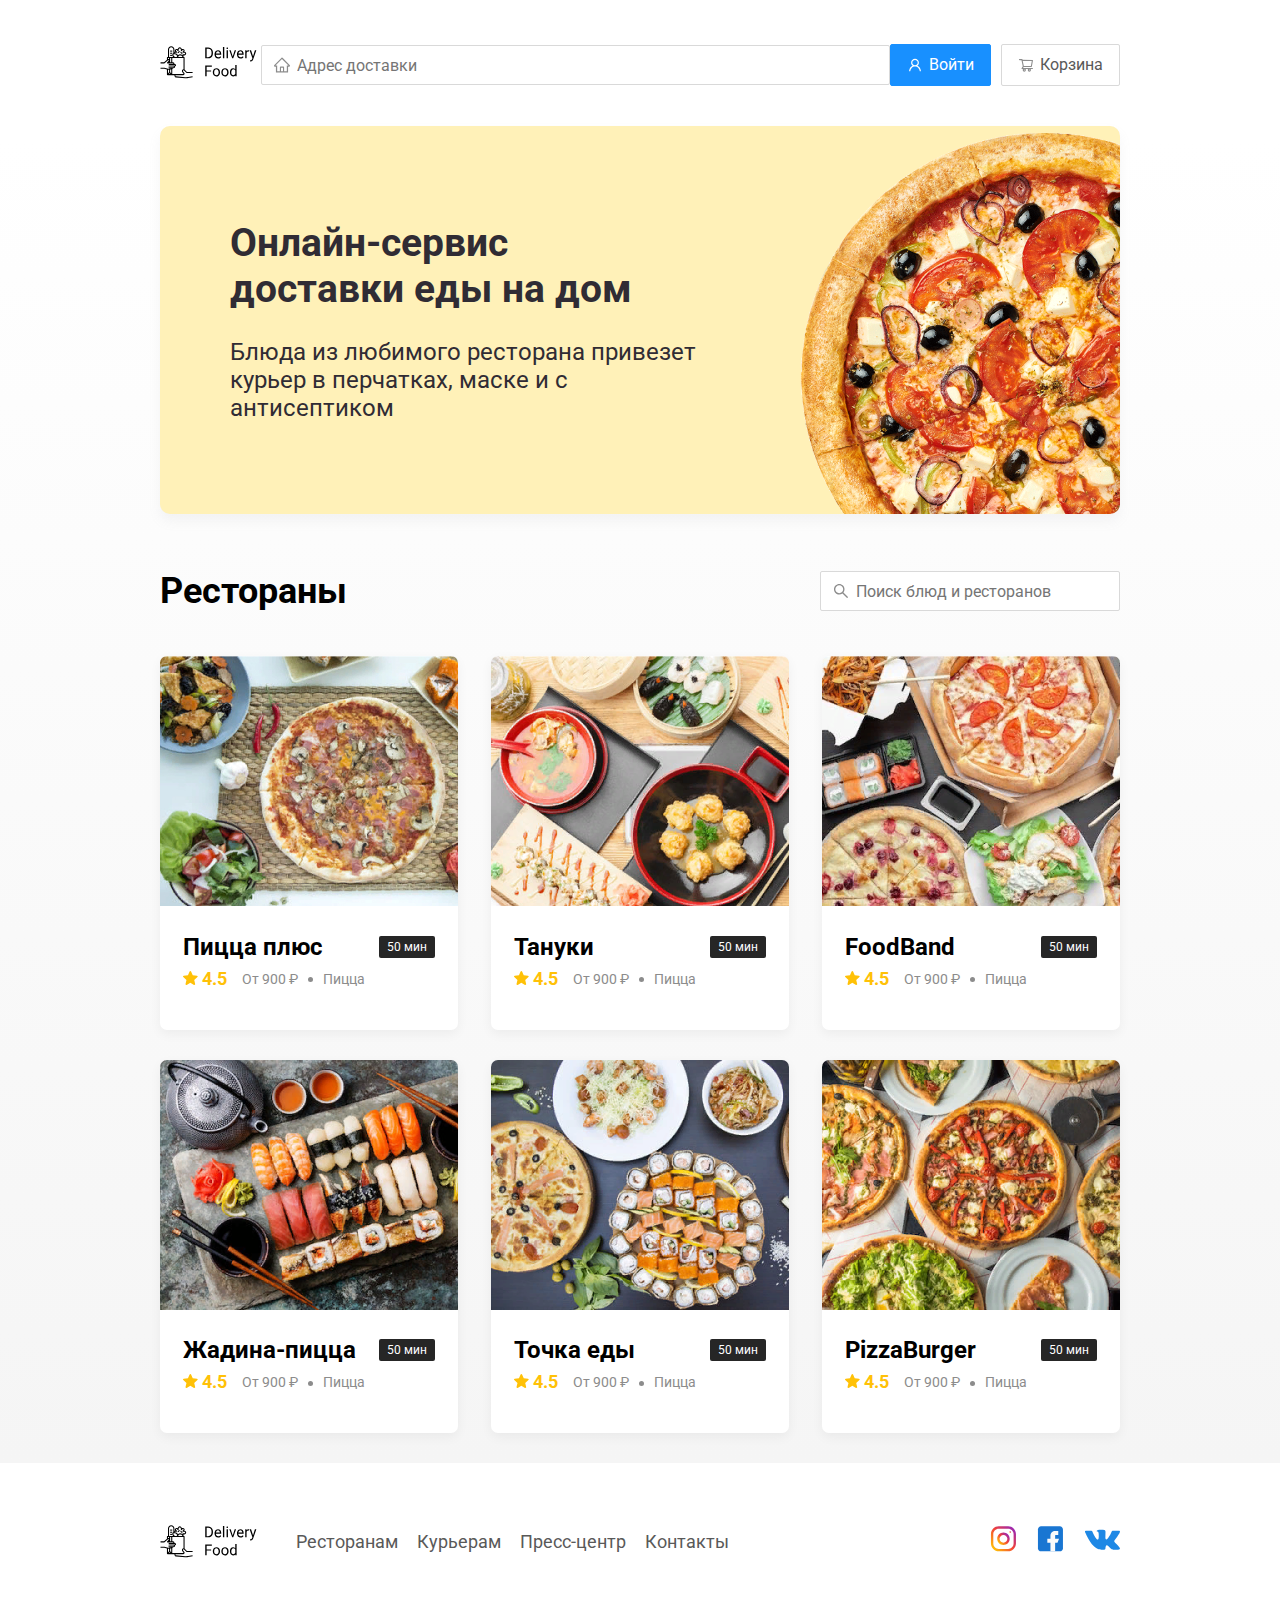
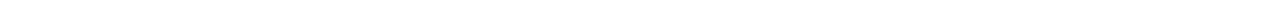
<file: index.html>
<!DOCTYPE html>
<html lang="en">
  <head>
    <meta charset="UTF-8" />
    <meta name="viewport" content="width=device-width, initial-scale=1.0" />
    <title>Document</title>
    <link href="https://fonts.googleapis.com/css2?family=Roboto:wght@100;700&display=swap" rel="stylesheet">
    <link rel="stylesheet" href="css/normalize.css">
    <link rel="stylesheet" href="css\style.css" />
     
    
  </head>
  <body>
    <div class="container">
      <header class="header">
        <a href="index.html" alt="Logo" class="logo">
          <img src="img/logo.svg" alt="logo"> </a>
        <input
          type="text"
          class="input input-adress"
          placeholder="Адрес доставки"
        />
        <div class="buttons">
          <button class="button button-primary">
            <img src="img/user.svg" alt="user" class="button-icon">
            <span class="button-text">Войти</span>
          </button>
          <button class="button">
            <img
              src="img/shopping-card.svg"
              alt="shopping card"
              class="button-icon"
            />
            <span class="button-text">Корзина</span>
          </button>
        </div>
      </header>
    </div>
<main class="main">
  <div class="container">
         <section class="promo">
        <h1 class="promo-title">Онлайн-сервис <br> доставки еды на дом</h1>
      <p class="promo-text">
        Блюда из любимого ресторана привезет курьер в перчатках, маске и с антисептиком
      </p>
      </section>
      <section class="restaurants">
        <div class="section-heading">
          <h2 class="section-title">Рестораны</h2>
          <input type="text" class="input input-search" placeholder="Поиск блюд и ресторанов">
        </div>
        <div class="cards">
          <a href="restaurant.html" class="card">
            <img src="img/image.jpg" alt="image" class="card-image">
            <div class="card-text">
              <div class="card-heading">
                <h3 class="card-title">Пицца плюс</h3>
                <span class="card-tag tag">50 мин</span>
              </div>
              <div class="card-info">
                <div class="rating">
                  <img src="img/Vector.svg" alt="rating-star"> 
                  4.5
                </div>
                <div class="price">От 900 ₽</div>
                <div class="category">Пицца</d>
              </div>
            </div>
          </div>
        </a>
        <a href="restaurant.html" class="card">
            <img src="img/tanuki.png" alt="image" class="card-image">
            <div class="card-text">
              <div class="card-heading">
                <h3 class="card-title">Тануки</h3>
                <span class="card-tag tag">50 мин</span>
              </div>
              <div class="card-info">
                <div class="rating">
                   <img src="img/Vector.svg" alt="rating-star">
                   4.5
                  </div>
                <div class="price">От 900 ₽</div>
                <div class="category">Пицца</d>
              </div>
            </div>
          </div>
        </a>
        <a href="restaurant.html" class="card">
            <img src="img/foodband.png" alt="image" class="card-image">
            <div class="card-text">
              <div class="card-heading">
                <h3 class="card-title">FoodBand</h3>
                <span class="card-tag tag">50 мин</span>
              </div>
              <div class="card-info">
                <div class="rating">
                   <img src="img/Vector.svg" alt="rating-star">
                   4.5
                  </div>
                <div class="price">От 900 ₽</div>
                <div class="category">Пицца</d>
              </div>
            </div>
          </div>
        </a>
        <a href="restaurant.html" class="card">
            <img src="img/zhadina.png" alt="image" class="card-image">
            <div class="card-text">
              <div class="card-heading">
                <h3 class="card-title">Жадина-пицца</h3>
                <span class="card-tag tag">50 мин</span>
              </div>
              <div class="card-info">
                <div class="rating">
                   <img src="img/Vector.svg" alt="rating-star">
                  4.5
                </div>
                <div class="price">От 900 ₽</div>
                <div class="category">Пицца</d>
              </div>
            </div>
          </div>
        </a>
        <a href="restaurant.html" class="card">
            <img src="img/tochka.png" alt="image" class="card-image">
            <div class="card-text">
              <div class="card-heading">
                <h3 class="card-title">Точка еды</h3>
                <span class="card-tag tag">50 мин</span>
              </div>
              <div class="card-info">
                <div class="rating">
                   <img src="img/Vector.svg" alt="rating-star">
                  4.5
                </div>
                <div class="price">От 900 ₽</div>
                <div class="category">Пицца</d>
              </div>
            </div>
          </div>
        </a>
        <a href="restaurant.html" class="card">
            <img src="img/pizzaburger.png" alt="image" class="card-image">
            <div class="card-text">
              <div class="card-heading">
                <h3 class="card-title">PizzaBurger</h3>
                <span class="card-tag tag">50 мин</span>
              </div>
              <div class="card-info">
                <div class="rating">
                   <img src="img/Vector.svg" alt="rating-star">
                  4.5
                </div>
                <div class="price">От 900 ₽</div>
                <div class="category">Пицца</d>
              </div>
            </div>
          </div>
        </a>
      </section>
  </div>
</main>
<footer class="footer">
<div class="container">
  <div class="footer-block">
    <img src="img/logo.svg" alt="logo" class="logo footer-logo">
    <nav class="footer-nav">
      <a href="#" class="footer-link">Ресторанам</a>
      <a href="#" class="footer-link">Курьерам</a>
      <a href="#" class="footer-link">Пресс-центр</a>
      <a href="#" class="footer-link">Контакты</a>
    </nav>
    <div class="social-links">
      <a href="#" class="social-link"><img src="img/instagram.svg" alt="instagram"></a>
      <a href="#" class="social-link"><img src="img/facebook.svg" alt="facebook"></a>
      <a href="#" class="social-link"><img src="img/vk.svg" alt="vk"></a>
    </div>
  </div>
</div>
</footer>
  </body>
</html>
</file>
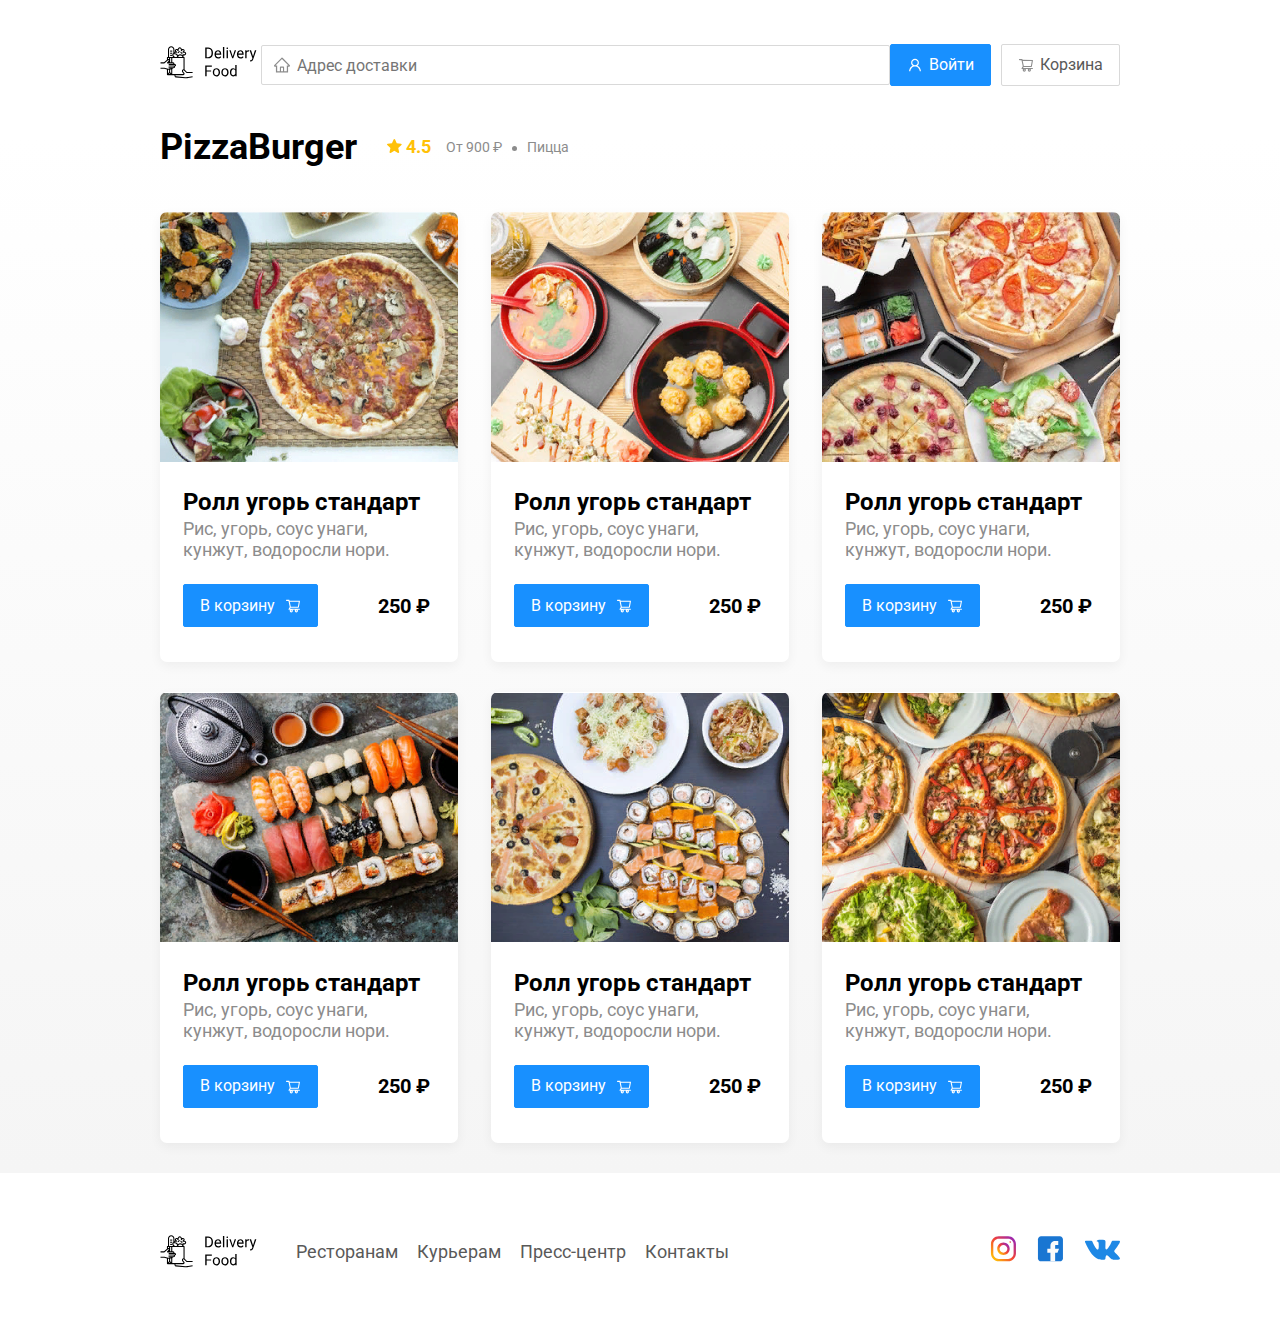
<file: restaurant.html>
<!DOCTYPE html>
<html lang="en">
  <head>
    <meta charset="UTF-8" />
    <meta name="viewport" content="width=device-width, initial-scale=1.0" />
    <title>PizzaBurger - доставка еды на дом</title>
    <link href="https://fonts.googleapis.com/css2?family=Roboto:wght@100;700&display=swap" rel="stylesheet">
    <link rel="stylesheet" href="css/normalize.css">
    <link rel="stylesheet" href="css/animate.css">
    <link rel="stylesheet" href="css/style.css" />  
  </head>
  <body>
    <div class="container">
      <header class="header">
       <a href="index.html" class="logo"> 
         <img src="img/logo.svg" alt="Logo" /></a>
        <input
          type="text"
          class="input input-adress"
          placeholder="Адрес доставки"
        />
        <div class="buttons">
          <button class="button button-primary">
            <img src="img/user.svg" alt="user" class="button-icon">
            <span class="button-text">Войти</span>
          </button>
          <button class="button" id="cart-button">
            <img
              src="img/shopping-card.svg"
              alt="shopping card"
              class="button-icon"
            />
            <span class="button-text">Корзина</span>
          </button>
        </div>
      </header>
    </div>
<main class="main">
  <div class="container">
      <section class="restaurants">
        <div class="section-heading">
          <h2 class="section-title">PizzaBurger</h2>
           <div class="card-info">
                <div class="rating">
                  <img src="img/Vector.svg" alt="rating-star"> 
                  4.5
                </div>
                <div class="price">От 900 ₽</div>
                <div class="category">Пицца</d>
              </div>
            </div>
        </div>
        <div class="cards">
          <div class="card wow fadeInUp" data-wow-delay="0.2s">
            <img src="img/image.jpg" alt="image" class="card-image">
            <div class="card-text">
              <div class="card-heading">
                <h3 class="card-title card-title-reg">Ролл угорь стандарт</h3>
                
              </div>
              <div class="card-info">
                <div class="ingredients">Рис, угорь, соус унаги, кунжут, водоросли нори.</d>
              </div>
              <div class="card-buttons">
                <button class="button button-primary">
                  <span class="button-card-text">В корзину</span>
                  <img 
                  src="img/icon container.svg" 
                  alt="shopping-cart" 
                  class="button-card-image">
                </button>
                <div class="card-price-bold">
                  <strong class="card-price-bold">250 ₽</strong>
                </div>
              </div>
            </div>
          </div>
        </div>
        <div class="card wow fadeInUp" data-wow-delay="0.4s">
            <img src="img/tanuki.png" alt="image" class="card-image">
           <div class="card-text">
              <div class="card-heading">
                <h3 class="card-title card-title-reg">Ролл угорь стандарт</h3>
                
              </div>
              <div class="card-info">
                <div class="ingredients">Рис, угорь, соус унаги, кунжут, водоросли нори.</d>
              </div>
              <div class="card-buttons">
                <button class="button button-primary">
                  <span class="button-card-text">В корзину</span>
                  <img 
                  src="img/icon container.svg" 
                  alt="shopping-cart" 
                  class="button-card-image">
                </button>
                <div class="card-price-bold">
                  <strong class="card-price-bold">250 ₽</strong>
                </div>
              </div>
            </div>
          </div>
        </div>
        <div class="card wow fadeInUp" data-wow-delay="0.6s">
            <img src="img/foodband.png" alt="image" class="card-image">
           <div class="card-text">
              <div class="card-heading">
                <h3 class="card-title card-title-reg">Ролл угорь стандарт</h3>
                
              </div>
              <div class="card-info">
                <div class="ingredients">Рис, угорь, соус унаги, кунжут, водоросли нори.</d>
              </div>
              <div class="card-buttons">
                <button class="button button-primary">
                  <span class="button-card-text">В корзину</span>
                  <img 
                  src="img/icon container.svg" 
                  alt="shopping-cart" 
                  class="button-card-image">
                </button>
                <div class="card-price-bold">
                  <strong class="card-price-bold">250 ₽</strong>
                </div>
              </div>
            </div>
          </div>
        </div>
        <div class="card wow fadeInUp" data-wow-delay="0.2s">
            <img src="img/zhadina.png" alt="image" class="card-image">
            <div class="card-text">
              <div class="card-heading">
                <h3 class="card-title card-title-reg">Ролл угорь стандарт</h3>
                
              </div>
              <div class="card-info">
                <div class="ingredients">Рис, угорь, соус унаги, кунжут, водоросли нори.</d>
              </div>
              <div class="card-buttons">
                <button class="button button-primary">
                  <span class="button-card-text">В корзину</span>
                  <img 
                  src="img/icon container.svg" 
                  alt="shopping-cart" 
                  class="button-card-image">
                </button>
                <div class="card-price-bold">
                  <strong class="card-price-bold">250 ₽</strong>
                </div>
              </div>
            </div>
          </div>
        </div>
        <div class="card wow fadeInUp" data-wow-delay="0.4s">
            <img src="img/tochka.png" alt="image" class="card-image">
            <div class="card-text">
              <div class="card-heading">
                <h3 class="card-title card-title-reg">Ролл угорь стандарт</h3>
                
              </div>
              <div class="card-info">
                <div class="ingredients">Рис, угорь, соус унаги, кунжут, водоросли нори.</d>
              </div>
              <div class="card-buttons">
                <button class="button button-primary">
                  <span class="button-card-text">В корзину</span>
                  <img 
                  src="img/icon container.svg" 
                  alt="shopping-cart" 
                  class="button-card-image">
                </button>
                <div class="card-price-bold">
                  <strong class="card-price-bold">250 ₽</strong>
                </div>
              </div>
            </div>
          </div>
        </div>
        <div class="card wow fadeInUp" data-wow-delay="0.6s">
            <img src="img/pizzaburger.png" alt="image" class="card-image">
            <div class="card-text">
              <div class="card-heading">
                <h3 class="card-title card-title-reg">Ролл угорь стандарт</h3>
                
              </div>
              <div class="card-info">
                <div class="ingredients">Рис, угорь, соус унаги, кунжут, водоросли нори.</d>
              </div>
              <div class="card-buttons">
                <button class="button button-primary">
                  <span class="button-card-text">В корзину</span>
                  <img 
                  src="img/icon container.svg" 
                  alt="shopping-cart" 
                  class="button-card-image">
                </button>
                <div class="card-price-bold">
                  <strong class="card-price-bold">250 ₽</strong>
                </div>
              </div>
            </div>
          </div>
        </div>
      </section>
  </div>
</main>
<footer class="footer">
<div class="container">
  <div class="footer-block">
    <img src="img/logo.svg" alt="logo" class="logo footer-logo">
    <nav class="footer-nav">
      <a href="#" class="footer-link">Ресторанам</a>
      <a href="#" class="footer-link">Курьерам</a>
      <a href="#" class="footer-link">Пресс-центр</a>
      <a href="#" class="footer-link">Контакты</a>
    </nav>
    <div class="social-links">
      <a href="#" class="social-link"><img src="img/instagram.svg" alt="instagram"></a>
      <a href="#" class="social-link"><img src="img/facebook.svg" alt="facebook"></a>
      <a href="#" class="social-link"><img src="img/vk.svg" alt="vk"></a>
    </div>
  </div>
</div>
</footer>
<div class="modal">
  <div class="modal-dialog">
    <div class="modal-header">
      <h3 class="modal-title">Корзина</h3>
      <button class="close">&times;</button>
    </div>
    <div class="modal-body">
      <div class="food-row">
        <span class="food-name">Ролл угорь стандарт</span>
        <strong class="food-price">250 ₽</strong>
        <div class="food-counter">
          <button class="counter-button">-</button>
          <span class="counter">1</span>
          <button class="counter-button">+</button>
        </div>
      </div>
       <div class="food-row">
        <span class="food-name">Ролл угорь стандарт</span>
        <strong class="food-price">250 ₽</strong>
        <div class="food-counter">
          <button class="counter-button">-</button>
          <span class="counter">1</span>
          <button class="counter-button">+</button>
        </div>
      </div>
       <div class="food-row">
        <span class="food-name">Ролл угорь стандарт</span>
        <strong class="food-price">250 ₽</strong>
        <div class="food-counter">
          <button class="counter-button">-</button>
          <span class="counter">1</span>
          <button class="counter-button">+</button>
        </div>
      </div>
       <div class="food-row">
        <span class="food-name">Ролл угорь стандарт</span>
        <strong class="food-price">250 ₽</strong>
        <div class="food-counter">
          <button class="counter-button">-</button>
          <span class="counter">1</span>
          <button class="counter-button">+</button>
        </div>
      </div>
       <div class="food-row">
        <span class="food-name">Ролл угорь стандарт</span>
        <strong class="food-price">250 ₽</strong>
        <div class="food-counter">
          <button class="counter-button">-</button>
          <span class="counter">1</span>
          <button class="counter-button">+</button>
        </div>
      </div>
    </div>
    <div class="modal-footer">
      <span class="price-tag">1250 ₽</span>
      <div class="footer-buttons">
        <button class="button button-primary">Оформить заказ</button>
        <button class="button">Отмена</button>
      </div>
    </div>
  </div>
</div>
<script src="js/wow.min.js"></script>
<script src="js/main.js"></script>
  </body>
</html>
</file>
<file: css/style.css>
* {
  box-sizing: border-box;
}
body {
  font-family: "Roboto", sans-serif;
  padding-top: 44px;
}
.container {
  max-width: 1200px;
  margin: auto;
}
.header {
  margin-bottom: 40px;
  display: flex;
  align-items: center;
  justify-content: space-between;
}
.input {
  background: #ffffff;
  border: 1px solid #d9d9d9;
  border-radius: 2px;
  font-size: 16px;
  line-height: 24px;
  padding: 8px;
  padding-left: 35px;
 width: 675px;
  height: 40px;
}
.input-adress {
  background: #ffffff;
  border: 1px solid #d9d9d9;
  box-sizing: border-box;
  border-radius: 2px;
  height: 40px;
  flex: 0, 8;
  font-size: 16px;
  line-height: 24px;
  background-image: url(../img/home.svg);
  background-repeat: no-repeat;
  background-position: left 11px center;
}
.input-search {
  background-image: url(../img/search.svg);
  background-repeat: no-repeat;
  background-position: left 11px center;
  width: 300px;
  margin-left: auto;
}
.buttons {
  display: flex;
  align-items: center;
}
.button {
  padding: 8px 16px;
  background: #ffffff;
  border: 1px solid #d9d9d9;
  box-sizing: border-box;
  box-shadow: 0px 0px 2px rgba(0, 0, 0, 0.0015);
  border-radius: 2px;
  color: #595959;
  font-size: 16px;
  line-height: 24px;
  display: flex;
  align-items: center;
}
.button-primary {
  background: #1890ff;
  border: 1px solid #1890ff;
  color: #ffffff;
  margin-right: 10px;
}
.button-card-text {
  margin-right: 10px;
}
.button-icon {
  margin-right: 6px;
}
.promo {
  box-shadow: 0px 7px 12px rgba(158, 158, 163, 0.1);
  background: #fff1b8 url(../img/promo-image.png) no-repeat top right -100px/800px;
  margin-bottom: 56px;
  border-radius: 10px;
  padding: 68px 70px;
}
.promo-title {
  font-style: normal;
  font-weight: bold;
  font-size: 39px;
  line-height: 46px;
  color: #302c34;
}
.promo-text {
  max-width: 500px;
  font-style: normal;
  font-weight: normal;
  font-size: 24px;
  line-height: 28px;
  color: #302c34;
}
.section-heading {
  display: flex;
  align-items: center;
  margin-bottom: 44px;
}
.section-title {
  margin: 0;
  font-style: normal;
  font-weight: bold;
  font-size: 36px;
  line-height: 42px;
  color: #000000;
  margin-right: 30px;
}
.cards {
  display: flex;
  flex-wrap: wrap;
  align-items: flex-start;
  justify-content: space-between;
}
.card {
  background: #ffffff;
  box-shadow: 0px 4px 12px rgba(0, 0, 0, 0.05);
  border-radius: 7px;
  overflow: hidden;
  margin-bottom: 30px;
  flex-basis: 31%;
  text-decoration: none;
}
.card-image {
  width: 384px;
  height: 250px;
  object-fit: cover;
}

.card-text {
  padding-top: 20px;
  padding-bottom: 35px;
  padding-left: 23px;
  padding-right: 23px;
}
.card-heading {
  display: flex;
  align-items: center;
  justify-content: space-between;
}
.card-title-reg {
  font-weight: 400;
}
.card-title {
  margin: 0;
  font-style: normal;
  font-weight: bold;
  font-size: 24px;
  line-height: 32px;
  color: #000000;
}
.card-tag {
  font-style: normal;
  font-weight: normal;
  font-size: 12px;
  line-height: 20px;
  color: #fff;
  background: #262626;
  border-radius: 2px;
  padding: 1px 8px;
}
.card-info {
  display: flex;
  align-items: center;
  flex-wrap: wrap;
}
.card-buttons {
  display: flex;
  align-items: center;
  margin-top: 24px;
}
.card-price-bold {
  font-weight: bold;
  font-size: 20px;
  line-height: 32px;
  margin-left: 25px;
}
.rating {
  margin-right: 26px;
  color: #ffc107;
  font-style: normal;
  font-weight: bold;
  font-size: 18px;
  line-height: 32px;
}
.price,
.category {
  color: #8c8c8c;
  font-size: 18px;
  line-height: 32px;
}
.price {
  margin-right: 10px;
}
.ingredients {
  color: #8c8c8c;
  font-size: 18px;
  line-height: 21px;
}
.category {
  text-overflow: ellipsis;
  overflow: hidden;
  white-space: nowrap;
  max-width: 150px;
}
.price:after {
  content: "";
  width: 5px;
  height: 5px;
  background-color: #8c8c8c;
  display: inline-block;
  vertical-align: middle;
  border-radius: 50%;
  margin-left: 10px;
}
.main {
  background: linear-gradient(
    180deg,
    rgba(245, 245, 245, 0) 1.04%,
    #f5f5f5 100%
  );
}
.footer {
  padding: 60px 0;
}
.footer-block {
  display: flex;
  align-items: center;
  justify-content: space-between;
}
.footer-link {
  display: inline-block;
  color: #595959;
  text-decoration: none;
  font-style: normal;
  font-weight: normal;
  font-size: 18px;
  line-height: 21px;
}
.footer-link:not(:last-child) {
  margin-right: 15px;
}
.footer-nav {
  margin-right: auto;
  margin-left: 35px;
}
.social-links {
  display: flex;
  align-items: center;
}
.social-link:not(:last-child) {
  margin-right: 21px;
}
.modal {
  position: fixed;
  left: 0;
  top: 0;
  width: 100%;
  height: 100%;
  background: rgba(0, 0, 0, 0.4);
  display: none;
}
.is-open {
  display: flex;
}
.modal-dialog {
  max-width: 780px;
  width: 95%;
  margin: auto;
  background: #ffffff;
  border-radius: 5px;
  padding: 40px 45px;

}
.modal-title {
  margin: 0;
}
.modal-header {
  display: flex;
  align-items: center;
  justify-content: space-between;
  margin-bottom: 45px;
}
.modal-body {
  margin-bottom: 52px;
}
.close {
  font-size: 36px;
  border: none;
  background-color: transparent;
}
.food-row {
  display: flex;
  align-items: flex-start;
  justify-content: space-between;
  padding-bottom: 8px;
  border-bottom: 1px solid #D9D9D9;
  margin-bottom: 15px;
}
.food-price {
  margin-right: 47px;
  margin-left: auto;
  font-weight: bold;
  font-size: 20px;
  line-height: 32px;
}
.food-name {
  font-weight: normal;
  font-size: 18px;
  line-height: 32px;
}
.food-counter {
  display: flex;
  align-items: center;
}
.counter-button {
  background: #ffffff;
  border: 1px solid #40a9ff;
  box-sizing: border-box;
  border-radius: 2px;
  width: 39px;
  height: 32px;
  display: flex;
  align-items: center;
  justify-content: center;
  font-weight: normal;
  font-size: 14px;
  line-height: 22px;
  color: #40a9ff;
}
.counter {
  font-size: 16px;
  line-height: 24px;
  margin-left: 10px;
  margin-right: 10px;
}
.modal-footer {
  display: flex;
  align-items: center;
  justify-content: space-between;
}
.footer-buttons {
  display: flex;
  align-items: center;
}
.price-tag {
background: #262626;
border-radius: 5px;
color: #ffffff;
padding: 15px 20px;
}

@media (max-width: 1366px) {
  .container {
    max-width: 960px;
  }
  .promo {
    background-size: 750px;
    background-position: top right -300px;
  }
  .category,
  .price {
    font-size: 14px;
  }
  .rating {
    margin-right: 15px;
  }
}
@media (max-width: 992px) {
  .container {
    max-width: 750px;
  }
  .promo {
    padding: 50px;
    background-size: 400px;
    background-position: center right -200px;
  }
  .promo-text {
    font-size: 18px;
    max-width: 400px;
  }
  .card {
    flex-basis: 49%;
  }
  .footer-link {
    font-size: 16px;
  }
}
@media (max-width: 768px) {
  .container {
    max-width: 560px;
  }
  .card-info {
    flex-wrap: wrap;
  }
  .card .rating {
    flex-basis: 100%;
  }
  .card-title {
    font-size: 18px;
  }
  .promo-title {
    font-size: 24px;
    line-height: 1.4;
  }
  .promo {
    background-size: 400px;
    background-position: bottom 50px right -200px;
  }
  .promo-text {
    margin-top: 0;
  }
}
@media (max-width: 578px) {
  .container {
    width: 90%;
  }
  .header {
    flex-wrap: wrap;
  }
  .input-adress {
    order: 5;
    margin-top: 15px;
    flex: 1;
  }
  .promo {
    background-image: none;
  }
  .promo-title {
    margin-bottom: 10px;
  }
  .section-title {
    font-size: 20px;
  }
  .card {
    flex-basis: 100%;
  }
  .card-image {
    width: 100%;
  }
  .footer {
    padding: 30px 0;
  }
  .footer-block {
    align-items: flex-start;
  }
  .footer-nav {
    margin-left: 0;
    margin-right: 0;
    display: flex;
    flex-direction: column;
    order: 0;
  }
  .footer-logo {
    order: 1;
    margin-right: 15px;
  }
  .social-link {
    order: 2;
  }
}
@media (max-width: 480px) {
  .footer-block {
    flex-wrap: wrap;
    flex-direction: column;
    align-items: center;
  }
  .footer-logo {
    order: 0;
    margin-bottom: 20px;
  }
  .footer-nav {
    margin-bottom: 20px;
    text-align: center;
  }
  .footer-link:not(:last-child) {
    margin-right: 0;
  }
  .section-heading {
    flex-wrap: wrap;
  }
  .promo {
    padding: 20px;
  }
  .button-text {
    display: none;
  }
  .button {
    min-height: 40px;
  }
  .button-icon {
    margin: 0;
  }
}
</file>
